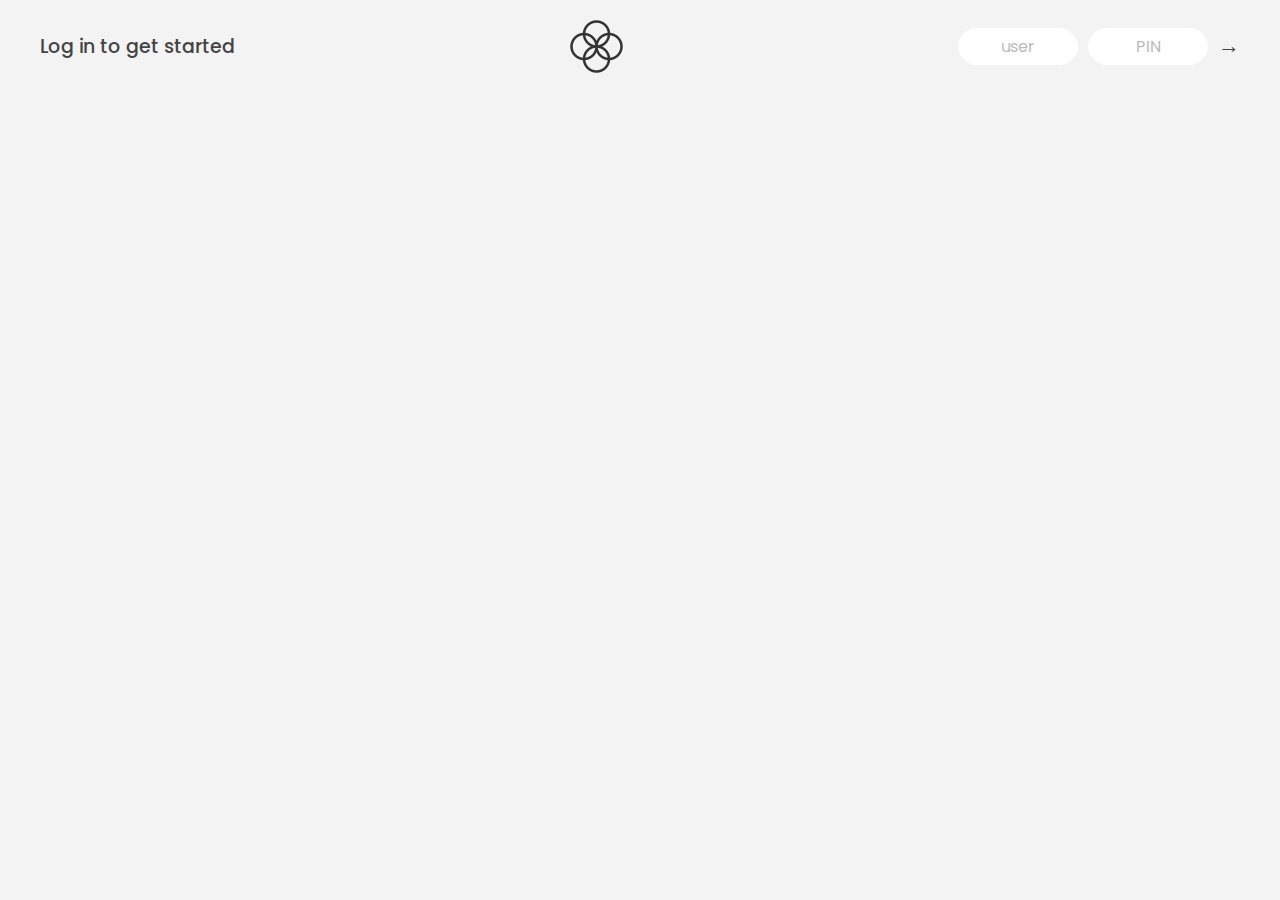
<file: index.html>
<!DOCTYPE html>
<html lang="en">
  <head>
    <meta charset="UTF-8" />
    <meta name="viewport" content="width=device-width, initial-scale=1.0" />
    <meta http-equiv="X-UA-Compatible" content="ie=edge" />
    <link rel="shortcut icon" type="image/png" href="/icon.png" />

    <link
      href="https://fonts.googleapis.com/css?family=Poppins:400,500,600&display=swap"
      rel="stylesheet"
    />

    <link rel="stylesheet" href="style.css" />
    <title>Bankist</title>
  </head>
  <body>
    <!-- TOP NAVIGATION -->
    <nav>
      <p class="welcome">Log in to get started</p>
      <img src="logo.png" alt="Logo" class="logo" />
      <form class="login">
        <input
          type="text"
          placeholder="user"
          class="login__input login__input--user"
        />
        <!-- In practice, use type="password" -->
        <input
          type="text"
          placeholder="PIN"
          maxlength="4"
          class="login__input login__input--pin"
        />
        <button class="login__btn">&rarr;</button>
      </form>
    </nav>

    <main class="app">
      <!-- BALANCE -->
      <div class="balance">
        <div>
          <p class="balance__label">Current balance</p>
          <p class="balance__date">
            As of <span class="date">05/03/2037</span>
          </p>
        </div>
        <p class="balance__value">0000€</p>
      </div>

      <!-- MOVEMENTS -->
      <div class="movements">
        <div class="movements__row">
          <div class="movements__type movements__type--deposit">2 deposit</div>
          <div class="movements__date">3 days ago</div>
          <div class="movements__value">4 000€</div>
        </div>
        <div class="movements__row">
          <div class="movements__type movements__type--withdrawal">
            1 withdrawal
          </div>
          <div class="movements__date">24/01/2037</div>
          <div class="movements__value">-378€</div>
        </div>
      </div>

      <!-- SUMMARY -->
      <div class="summary">
        <p class="summary__label">In</p>
        <p class="summary__value summary__value--in">0000€</p>
        <p class="summary__label">Out</p>
        <p class="summary__value summary__value--out">0000€</p>
        <p class="summary__label">Interest</p>
        <p class="summary__value summary__value--interest">0000€</p>
        <button class="btn--sort">&downarrow; SORT</button>
      </div>

      <!-- OPERATION: TRANSFERS -->
      <div class="operation operation--transfer">
        <h2>Transfer money</h2>
        <form class="form form--transfer">
          <input type="text" class="form__input form__input--to" />
          <input type="number" class="form__input form__input--amount" />
          <button class="form__btn form__btn--transfer">&rarr;</button>
          <label class="form__label">Transfer to</label>
          <label class="form__label">Amount</label>
        </form>
      </div>

      <!-- OPERATION: LOAN -->
      <div class="operation operation--loan">
        <h2>Request loan</h2>
        <form class="form form--loan">
          <input type="number" class="form__input form__input--loan-amount" />
          <button class="form__btn form__btn--loan">&rarr;</button>
          <label class="form__label form__label--loan">Amount</label>
        </form>
      </div>

      <!-- OPERATION: CLOSE -->
      <div class="operation operation--close">
        <h2>Close account</h2>
        <form class="form form--close">
          <input type="text" class="form__input form__input--user" />
          <input
            type="password"
            maxlength="6"
            class="form__input form__input--pin"
          />
          <button class="form__btn form__btn--close">&rarr;</button>
          <label class="form__label">Confirm user</label>
          <label class="form__label">Confirm PIN</label>
        </form>
      </div>

      <!-- LOGOUT TIMER -->
      <p class="logout-timer">
        You will be logged out in <span class="timer">05:00</span>
      </p>
    </main>

    <script src="script.js"></script>
  </body>
</html>
</file>
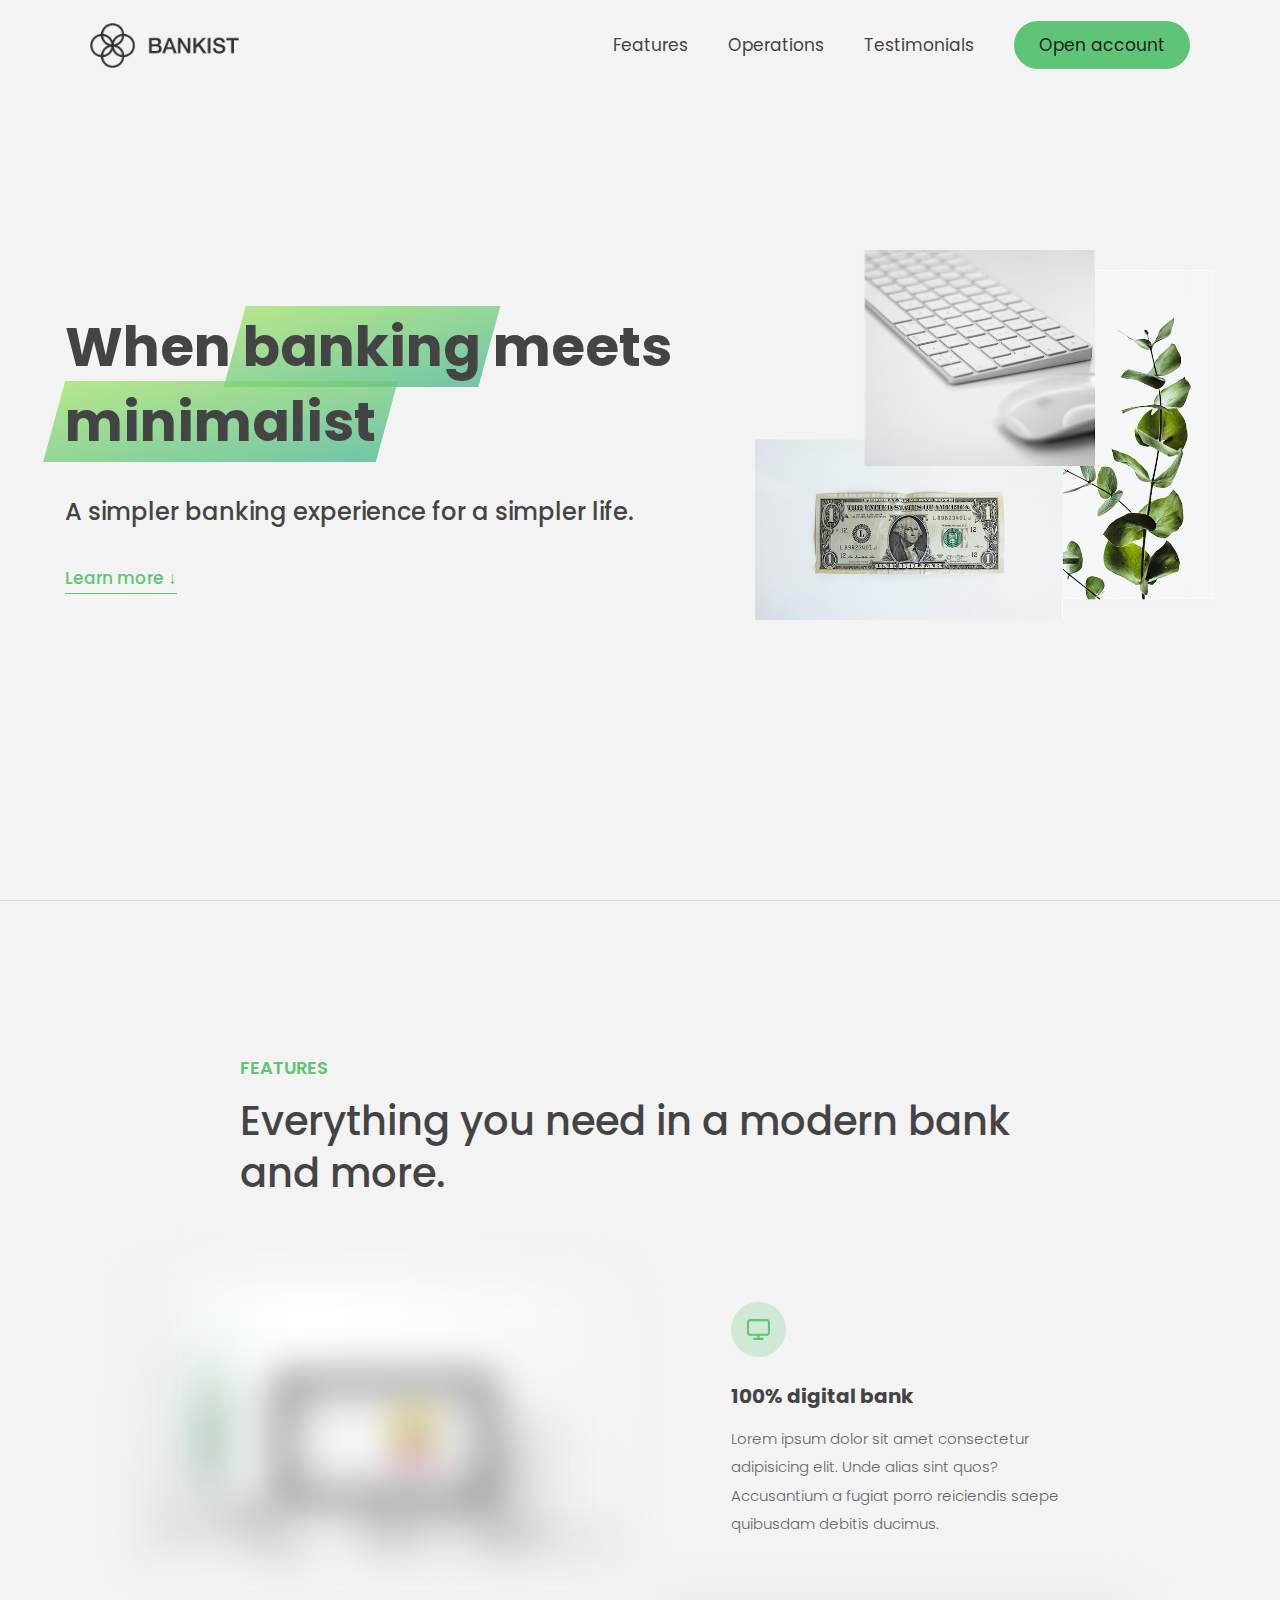
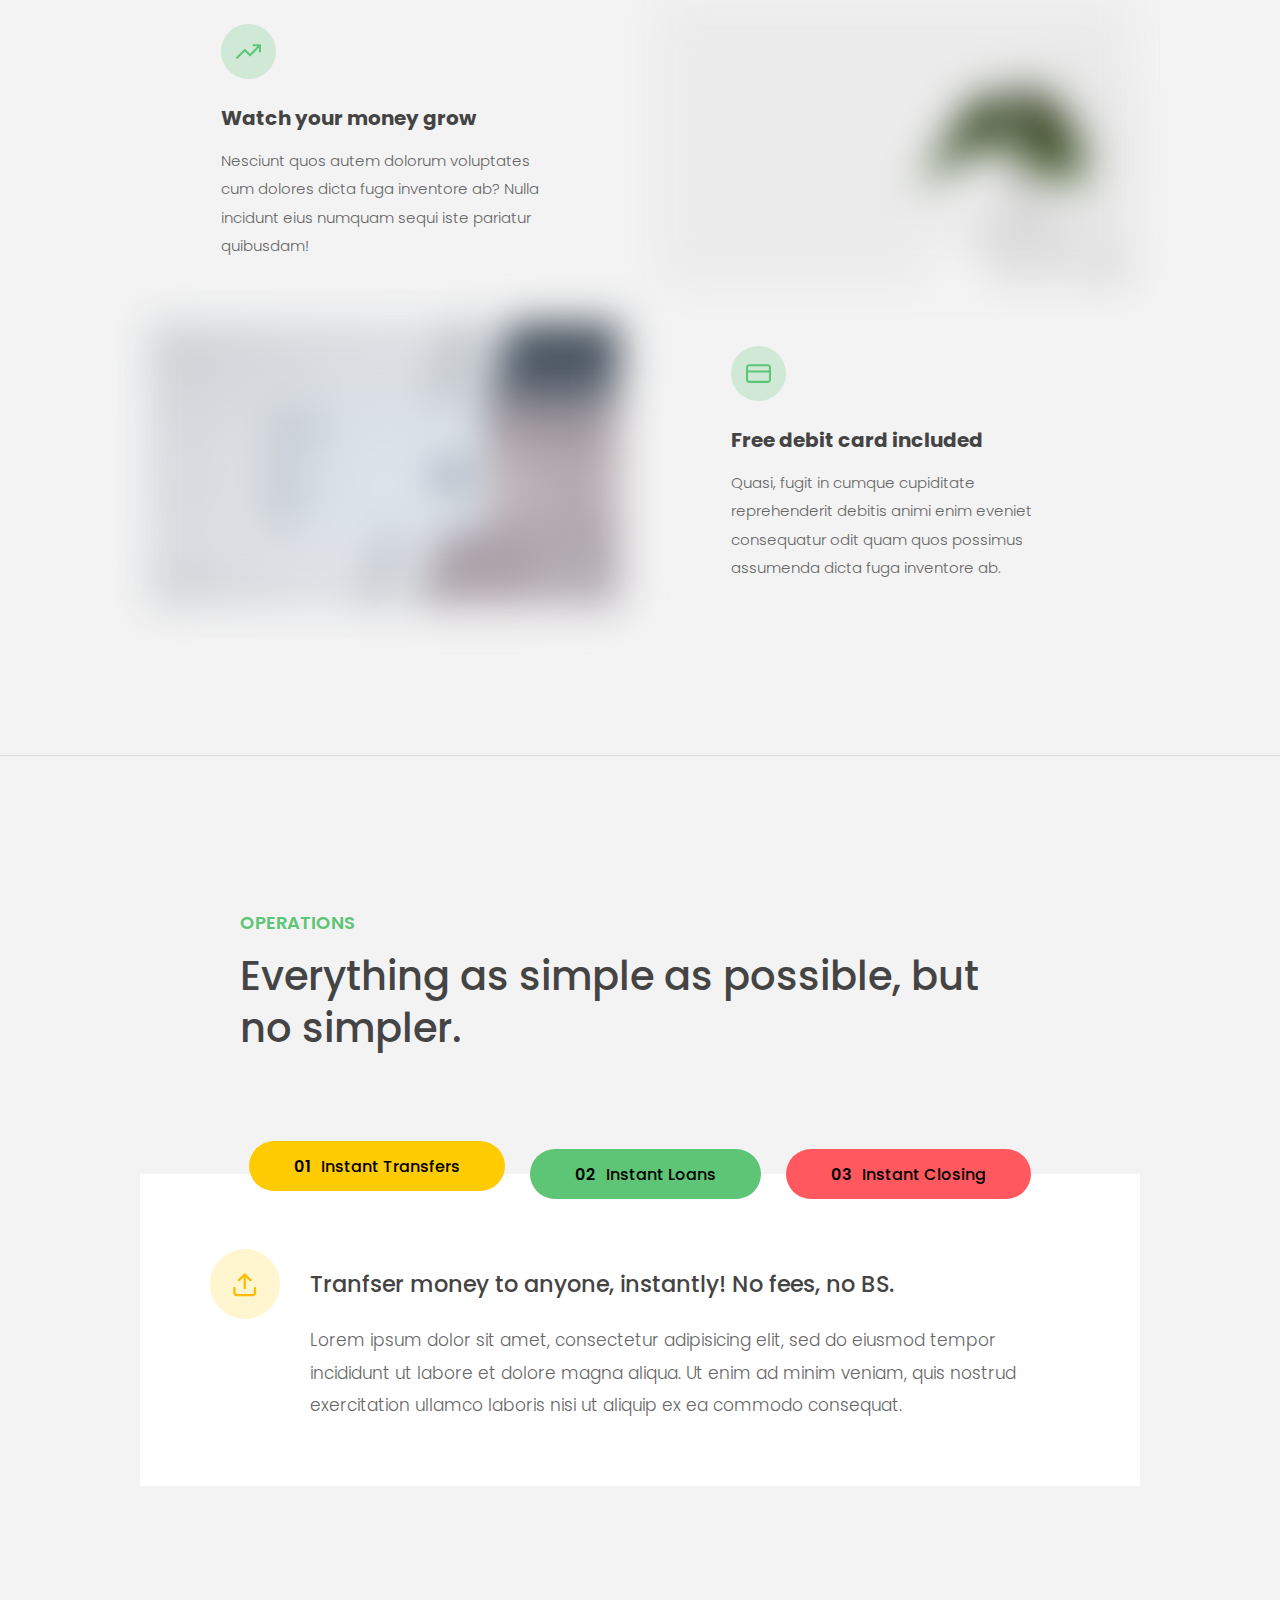
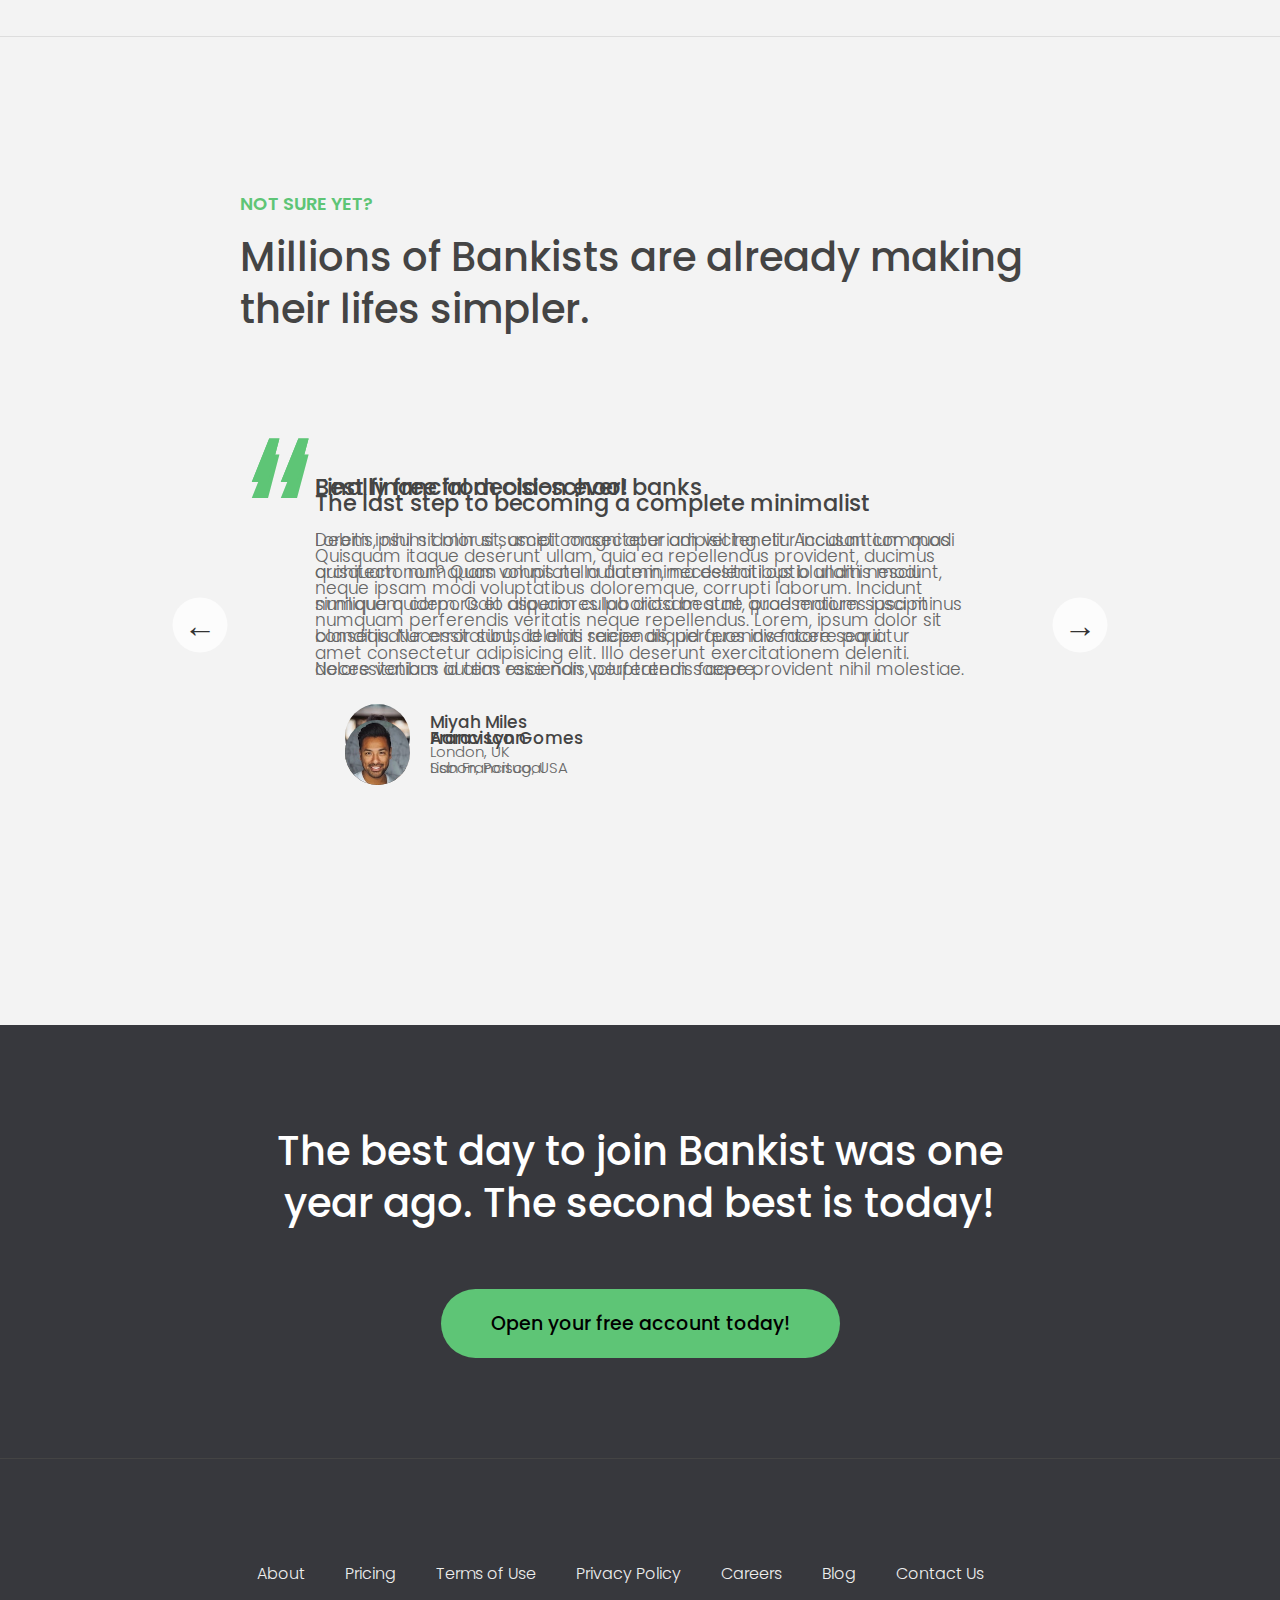
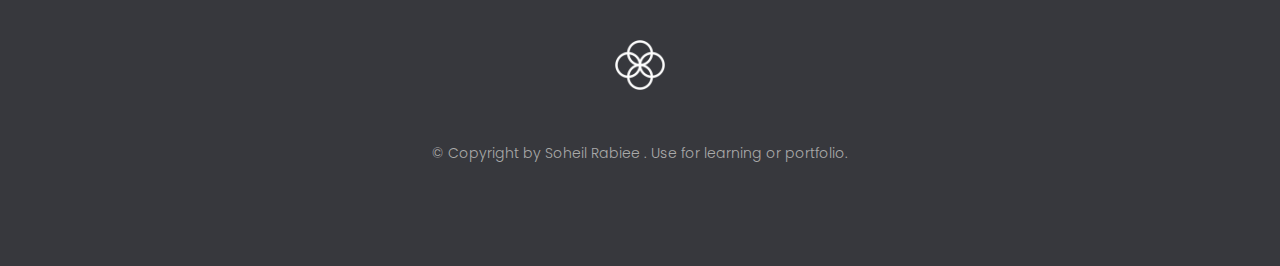
<file: marketing-website/index.html>
<!DOCTYPE html>
<html lang="en">
  <head>
    <meta charset="UTF-8" />
    <meta name="viewport" content="width=device-width, initial-scale=1.0" />
    <meta http-equiv="X-UA-Compatible" content="ie=edge" />
    <link rel="shortcut icon" type="image/png" href="img/icon.png" />

    <link
      href="https://fonts.googleapis.com/css?family=Poppins:300,400,500,600&display=swap"
      rel="stylesheet"
    />
    <link rel="stylesheet" href="style.css" />
    <title>Bankist | When Banking meets Minimalist</title>
  </head>
  <body>
    <header class="header">
      <nav class="nav">
        <img
          src="img/logo.png"
          alt="Bankist logo"
          class="nav__logo"
          id="logo"
        />
        <ul class="nav__links">
          <li class="nav__item">
            <a class="nav__link" href="#section--1">Features</a>
          </li>
          <li class="nav__item">
            <a class="nav__link" href="#section--2">Operations</a>
          </li>
          <li class="nav__item">
            <a class="nav__link" href="#section--3">Testimonials</a>
          </li>
          <li class="nav__item">
            <a class="nav__link nav__link--btn btn--show-modal" href="#"
              >Open account</a
            >
          </li>
        </ul>
      </nav>

      <div class="header__title">
        <h1>
          When
          <!-- Green highlight effect -->
          <span class="highlight">banking</span>
          meets<br />
          <span class="highlight">minimalist</span>
        </h1>
        <h4>A simpler banking experience for a simpler life.</h4>
        <button class="btn--text btn--scroll-to">Learn more &DownArrow;</button>
        <img
          src="img/hero.png"
          class="header__img"
          alt="Minimalist bank items"
        />
      </div>
    </header>

    <section class="section" id="section--1">
      <div class="section__title">
        <h2 class="section__description">Features</h2>
        <h3 class="section__header">
          Everything you need in a modern bank and more.
        </h3>
      </div>

      <div class="features">
        <img
          src="img/digital-lazy.jpg"
          data-src="img/digital.jpg"
          alt="Computer"
          class="features__img lazy-img"
        />
        <div class="features__feature">
          <div class="features__icon">
            <svg>
              <use xlink:href="img/icons.svg#icon-monitor"></use>
            </svg>
          </div>
          <h5 class="features__header">100% digital bank</h5>
          <p>
            Lorem ipsum dolor sit amet consectetur adipisicing elit. Unde alias
            sint quos? Accusantium a fugiat porro reiciendis saepe quibusdam
            debitis ducimus.
          </p>
        </div>

        <div class="features__feature">
          <div class="features__icon">
            <svg>
              <use xlink:href="img/icons.svg#icon-trending-up"></use>
            </svg>
          </div>
          <h5 class="features__header">Watch your money grow</h5>
          <p>
            Nesciunt quos autem dolorum voluptates cum dolores dicta fuga
            inventore ab? Nulla incidunt eius numquam sequi iste pariatur
            quibusdam!
          </p>
        </div>
        <img
          src="img/grow-lazy.jpg"
          data-src="img/grow.jpg"
          alt="Plant"
          class="features__img lazy-img"
        />

        <img
          src="img/card-lazy.jpg"
          data-src="img/card.jpg"
          alt="Credit card"
          class="features__img lazy-img"
        />
        <div class="features__feature">
          <div class="features__icon">
            <svg>
              <use xlink:href="img/icons.svg#icon-credit-card"></use>
            </svg>
          </div>
          <h5 class="features__header">Free debit card included</h5>
          <p>
            Quasi, fugit in cumque cupiditate reprehenderit debitis animi enim
            eveniet consequatur odit quam quos possimus assumenda dicta fuga
            inventore ab.
          </p>
        </div>
      </div>
    </section>

    <section class="section" id="section--2">
      <div class="section__title">
        <h2 class="section__description">Operations</h2>
        <h3 class="section__header">
          Everything as simple as possible, but no simpler.
        </h3>
      </div>

      <div class="operations">
        <div class="operations__tab-container">
          <button
            class="btn operations__tab operations__tab--1 operations__tab--active"
            data-tab="1"
          >
            <span>01</span>Instant Transfers
          </button>
          <button class="btn operations__tab operations__tab--2" data-tab="2">
            <span>02</span>Instant Loans
          </button>
          <button class="btn operations__tab operations__tab--3" data-tab="3">
            <span>03</span>Instant Closing
          </button>
        </div>
        <div
          class="operations__content operations__content--1 operations__content--active"
        >
          <div class="operations__icon operations__icon--1">
            <svg>
              <use xlink:href="img/icons.svg#icon-upload"></use>
            </svg>
          </div>
          <h5 class="operations__header">
            Tranfser money to anyone, instantly! No fees, no BS.
          </h5>
          <p>
            Lorem ipsum dolor sit amet, consectetur adipisicing elit, sed do
            eiusmod tempor incididunt ut labore et dolore magna aliqua. Ut enim
            ad minim veniam, quis nostrud exercitation ullamco laboris nisi ut
            aliquip ex ea commodo consequat.
          </p>
        </div>

        <div class="operations__content operations__content--2">
          <div class="operations__icon operations__icon--2">
            <svg>
              <use xlink:href="img/icons.svg#icon-home"></use>
            </svg>
          </div>
          <h5 class="operations__header">
            Buy a home or make your dreams come true, with instant loans.
          </h5>
          <p>
            Duis aute irure dolor in reprehenderit in voluptate velit esse
            cillum dolore eu fugiat nulla pariatur. Excepteur sint occaecat
            cupidatat non proident, sunt in culpa qui officia deserunt mollit
            anim id est laborum.
          </p>
        </div>
        <div class="operations__content operations__content--3">
          <div class="operations__icon operations__icon--3">
            <svg>
              <use xlink:href="img/icons.svg#icon-user-x"></use>
            </svg>
          </div>
          <h5 class="operations__header">
            No longer need your account? No problem! Close it instantly.
          </h5>
          <p>
            Excepteur sint occaecat cupidatat non proident, sunt in culpa qui
            officia deserunt mollit anim id est laborum. Ut enim ad minim
            veniam, quis nostrud exercitation ullamco laboris nisi ut aliquip ex
            ea commodo consequat.
          </p>
        </div>
      </div>
    </section>

    <section class="section" id="section--3">
      <div class="section__title section__title--testimonials">
        <h2 class="section__description">Not sure yet?</h2>
        <h3 class="section__header">
          Millions of Bankists are already making their lifes simpler.
        </h3>
      </div>

      <div class="slider">
        <div class="slide slide--1">
          <div class="testimonial">
            <h5 class="testimonial__header">Best financial decision ever!</h5>
            <blockquote class="testimonial__text">
              Lorem ipsum dolor sit, amet consectetur adipisicing elit.
              Accusantium quas quisquam non? Quas voluptate nulla minima
              deleniti optio ullam nesciunt, numquam corporis et asperiores
              laboriosam sunt, praesentium suscipit blanditiis. Necessitatibus
              id alias reiciendis, perferendis facere pariatur dolore veniam
              autem esse non voluptatem saepe provident nihil molestiae.
            </blockquote>
            <address class="testimonial__author">
              <img src="img/user-1.jpg" alt="" class="testimonial__photo" />
              <h6 class="testimonial__name">Aarav Lynn</h6>
              <p class="testimonial__location">San Francisco, USA</p>
            </address>
          </div>
        </div>

        <div class="slide slide--2">
          <div class="testimonial">
            <h5 class="testimonial__header">
              The last step to becoming a complete minimalist
            </h5>
            <blockquote class="testimonial__text">
              Quisquam itaque deserunt ullam, quia ea repellendus provident,
              ducimus neque ipsam modi voluptatibus doloremque, corrupti
              laborum. Incidunt numquam perferendis veritatis neque repellendus.
              Lorem, ipsum dolor sit amet consectetur adipisicing elit. Illo
              deserunt exercitationem deleniti.
            </blockquote>
            <address class="testimonial__author">
              <img src="img/user-2.jpg" alt="" class="testimonial__photo" />
              <h6 class="testimonial__name">Miyah Miles</h6>
              <p class="testimonial__location">London, UK</p>
            </address>
          </div>
        </div>

        <div class="slide slide--3">
          <div class="testimonial">
            <h5 class="testimonial__header">
              Finally free from old-school banks
            </h5>
            <blockquote class="testimonial__text">
              Debitis, nihil sit minus suscipit magni aperiam vel tenetur
              incidunt commodi architecto numquam omnis nulla autem,
              necessitatibus blanditiis modi similique quidem. Odio aliquam
              culpa dicta beatae quod maiores ipsa minus consequatur error sunt,
              deleniti saepe aliquid quos inventore sequi. Necessitatibus id
              alias reiciendis, perferendis facere.
            </blockquote>
            <address class="testimonial__author">
              <img src="img/user-3.jpg" alt="" class="testimonial__photo" />
              <h6 class="testimonial__name">Francisco Gomes</h6>
              <p class="testimonial__location">Lisbon, Portugal</p>
            </address>
          </div>
        </div>

        <!-- <div class="slide"><img src="img/img-1.jpg" alt="Photo 1" /></div>
        <div class="slide"><img src="img/img-2.jpg" alt="Photo 2" /></div>
        <div class="slide"><img src="img/img-3.jpg" alt="Photo 3" /></div>
        <div class="slide"><img src="img/img-4.jpg" alt="Photo 4" /></div> -->
        <button class="slider__btn slider__btn--left">&larr;</button>
        <button class="slider__btn slider__btn--right">&rarr;</button>
        <div class="dots"></div>
      </div>
    </section>

    <section class="section section--sign-up">
      <div class="section__title">
        <h3 class="section__header">
          The best day to join Bankist was one year ago. The second best is
          today!
        </h3>
      </div>
      <button class="btn btn--show-modal">Open your free account today!</button>
    </section>

    <footer class="footer">
      <ul class="footer__nav">
        <li class="footer__item">
          <a class="footer__link" href="#">About</a>
        </li>
        <li class="footer__item">
          <a class="footer__link" href="#">Pricing</a>
        </li>
        <li class="footer__item">
          <a class="footer__link" href="#">Terms of Use</a>
        </li>
        <li class="footer__item">
          <a class="footer__link" href="#">Privacy Policy</a>
        </li>
        <li class="footer__item">
          <a class="footer__link" href="#">Careers</a>
        </li>
        <li class="footer__item">
          <a class="footer__link" href="#">Blog</a>
        </li>
        <li class="footer__item">
          <a class="footer__link" href="#">Contact Us</a>
        </li>
      </ul>
      <img src="img/icon.png" alt="Logo" class="footer__logo" />
      <p class="footer__copyright">
        &copy; Copyright by Soheil Rabiee . Use for learning or portfolio.
      </p>
    </footer>

    <div class="modal hidden">
      <button class="btn--close-modal">&times;</button>
      <h2 class="modal__header">
        Open your bank account <br />
        in just <span class="highlight">5 minutes</span>
      </h2>
      <form class="modal__form">
        <label>First Name</label>
        <input type="text" />
        <label>Last Name</label>
        <input type="text" />
        <label>Email Address</label>
        <input type="email" />
        <button class="btn">Next step &rarr;</button>
      </form>
    </div>
    <div class="overlay hidden"></div>

    <script src="script.js"></script>
  </body>
</html>
</file>
<file: style.css>
* {
  margin: 0;
  padding: 0;
  box-sizing: inherit;
}

html {
  font-size: 62.5%;
  box-sizing: border-box;
}

body {
  font-family: 'Poppins', sans-serif;
  color: #444;
  background-color: #f3f3f3;
  height: 100vh;
  padding: 2rem;
}

nav {
  display: flex;
  justify-content: space-between;
  align-items: center;
  padding: 0 2rem;
}

.welcome {
  font-size: 1.9rem;
  font-weight: 500;
}

.logo {
  height: 5.25rem;
}

.login {
  display: flex;
}

.login__input {
  border: none;
  padding: 0.5rem 2rem;
  font-size: 1.6rem;
  font-family: inherit;
  text-align: center;
  width: 12rem;
  border-radius: 10rem;
  margin-right: 1rem;
  color: inherit;
  border: 1px solid #fff;
  transition: all 0.3s;
}

.login__input:focus {
  outline: none;
  border: 1px solid #ccc;
}

.login__input::placeholder {
  color: #bbb;
}

.login__btn {
  border: none;
  background: none;
  font-size: 2.2rem;
  color: inherit;
  cursor: pointer;
  transition: all 0.3s;
}

.login__btn:hover,
.login__btn:focus,
.btn--sort:hover,
.btn--sort:focus {
  outline: none;
  color: #777;
}

/* MAIN */
.app {
  position: relative;
  max-width: 100rem;
  margin: 4rem auto;
  display: grid;
  grid-template-columns: 4fr 3fr;
  grid-template-rows: auto repeat(3, 15rem) auto;
  gap: 2rem;

  /* NOTE This creates the fade in/out animation */
  opacity: 0;
  transition: all 1s;
}

.balance {
  grid-column: 1 / span 2;
  display: flex;
  align-items: flex-end;
  justify-content: space-between;
  margin-bottom: 2rem;
}

.balance__label {
  font-size: 2.2rem;
  font-weight: 500;
  margin-bottom: -0.2rem;
}

.balance__date {
  font-size: 1.4rem;
  color: #888;
}

.balance__value {
  font-size: 4.5rem;
  font-weight: 400;
}

/* MOVEMENTS */
.movements {
  grid-row: 2 / span 3;
  background-color: #fff;
  border-radius: 1rem;
  overflow: scroll;
}

.movements__row {
  padding: 2.25rem 4rem;
  display: flex;
  align-items: center;
  border-bottom: 1px solid #eee;
}

.movements__type {
  font-size: 1.1rem;
  text-transform: uppercase;
  font-weight: 500;
  color: #fff;
  padding: 0.1rem 1rem;
  border-radius: 10rem;
  margin-right: 2rem;
}

.movements__date {
  font-size: 1.1rem;
  text-transform: uppercase;
  font-weight: 500;
  color: #666;
}

.movements__type--deposit {
  background-image: linear-gradient(to top left, #39b385, #9be15d);
}

.movements__type--withdrawal {
  background-image: linear-gradient(to top left, #e52a5a, #ff585f);
}

.movements__value {
  font-size: 1.7rem;
  margin-left: auto;
}

/* SUMMARY */
.summary {
  grid-row: 5 / 6;
  display: flex;
  align-items: baseline;
  padding: 0 0.3rem;
  margin-top: 1rem;
}

.summary__label {
  font-size: 1.2rem;
  font-weight: 500;
  text-transform: uppercase;
  margin-right: 0.8rem;
}

.summary__value {
  font-size: 2.2rem;
  margin-right: 2.5rem;
}

.summary__value--in,
.summary__value--interest {
  color: #66c873;
}

.summary__value--out {
  color: #f5465d;
}

.btn--sort {
  margin-left: auto;
  border: none;
  background: none;
  font-size: 1.3rem;
  font-weight: 500;
  cursor: pointer;
}

/* OPERATIONS */
.operation {
  border-radius: 1rem;
  padding: 3rem 4rem;
  color: #333;
}

.operation--transfer {
  background-image: linear-gradient(to top left, #ffb003, #ffcb03);
}

.operation--loan {
  background-image: linear-gradient(to top left, #39b385, #9be15d);
}

.operation--close {
  background-image: linear-gradient(to top left, #e52a5a, #ff585f);
}

h2 {
  margin-bottom: 1.5rem;
  font-size: 1.7rem;
  font-weight: 600;
  color: #333;
}

.form {
  display: grid;
  grid-template-columns: 2.5fr 2.5fr 1fr;
  grid-template-rows: auto auto;
  gap: 0.4rem 1rem;
}

/* Exceptions for interest */
.form.form--loan {
  grid-template-columns: 2.5fr 1fr 2.5fr;
}
.form__label--loan {
  grid-row: 2;
}
/* End exceptions */

.form__input {
  width: 100%;
  border: none;
  background-color: rgba(255, 255, 255, 0.4);
  font-family: inherit;
  font-size: 1.5rem;
  text-align: center;
  color: #333;
  padding: 0.3rem 1rem;
  border-radius: 0.7rem;
  transition: all 0.3s;
}

.form__input:focus {
  outline: none;
  background-color: rgba(255, 255, 255, 0.6);
}

.form__label {
  font-size: 1.3rem;
  text-align: center;
}

.form__btn {
  border: none;
  border-radius: 0.7rem;
  font-size: 1.8rem;
  background-color: #fff;
  cursor: pointer;
  transition: all 0.3s;
}

.form__btn:focus {
  outline: none;
  background-color: rgba(255, 255, 255, 0.8);
}

.logout-timer {
  padding: 0 0.3rem;
  margin-top: 1.9rem;
  text-align: right;
  font-size: 1.25rem;
}

.timer {
  font-weight: 600;
}
</file>
<file: marketing-website/style.css>
/* The page is NOT responsive.*/

:root {
  --color-primary: #5ec576;
  --color-secondary: #ffcb03;
  --color-tertiary: #ff585f;
  --color-primary-darker: #4bbb7d;
  --color-secondary-darker: #ffbb00;
  --color-tertiary-darker: #fd424b;
  --color-primary-opacity: #5ec5763a;
  --color-secondary-opacity: #ffcd0331;
  --color-tertiary-opacity: #ff58602d;
  --gradient-primary: linear-gradient(to top left, #39b385, #9be15d);
  --gradient-secondary: linear-gradient(to top left, #ffb003, #ffcb03);
}

* {
  margin: 0;
  padding: 0;
  box-sizing: inherit;
}

html {
  font-size: 62.5%;
  box-sizing: border-box;
}

body {
  font-family: 'Poppins', sans-serif;
  font-weight: 300;
  color: #444;
  line-height: 1.9;
  background-color: #f3f3f3;
}

/* GENERAL ELEMENTS */
.section {
  padding: 15rem 3rem;
  border-top: 1px solid #ddd;

  transition: transform 1s, opacity 1s;
}

.section--hidden {
  opacity: 0;
  transform: translateY(8rem);
}

.section__title {
  max-width: 80rem;
  margin: 0 auto 8rem auto;
}

.section__description {
  font-size: 1.8rem;
  font-weight: 600;
  text-transform: uppercase;
  color: var(--color-primary);
  margin-bottom: 1rem;
}

.section__header {
  font-size: 4rem;
  line-height: 1.3;
  font-weight: 500;
}

.btn {
  display: inline-block;
  background-color: var(--color-primary);
  font-size: 1.6rem;
  font-family: inherit;
  font-weight: 500;
  border: none;
  padding: 1.25rem 4.5rem;
  border-radius: 10rem;
  cursor: pointer;
  transition: all 0.3s;
}

.btn:hover {
  background-color: var(--color-primary-darker);
}

.btn--text {
  display: inline-block;
  background: none;
  font-size: 1.7rem;
  font-family: inherit;
  font-weight: 500;
  color: var(--color-primary);
  border: none;
  border-bottom: 1px solid currentColor;
  padding-bottom: 2px;
  cursor: pointer;
  transition: all 0.3s;
}

p {
  color: #666;
}

/* This is BAD for accessibility! Don't do in the real world! */
button:focus {
  outline: none;
}

img {
  transition: filter 0.5s;
}

.lazy-img {
  filter: blur(20px);
}

/* NAVIGATION */
.nav {
  display: flex;
  justify-content: space-between;
  align-items: center;
  height: 9rem;
  width: 100%;
  padding: 0 6rem;
  z-index: 100;
}

/* nav and stickly class at the same time */
.nav.sticky {
  position: fixed;
  background-color: rgba(255, 255, 255, 0.95);
}

.nav__logo {
  height: 4.5rem;
  transition: all 0.3s;
}

.nav__links {
  display: flex;
  align-items: center;
  list-style: none;
}

.nav__item {
  margin-left: 4rem;
}

.nav__link:link,
.nav__link:visited {
  font-size: 1.7rem;
  font-weight: 400;
  color: inherit;
  text-decoration: none;
  display: block;
  transition: all 0.3s;
}

.nav__link--btn:link,
.nav__link--btn:visited {
  padding: 0.8rem 2.5rem;
  border-radius: 3rem;
  background-color: var(--color-primary);
  color: #222;
}

.nav__link--btn:hover,
.nav__link--btn:active {
  color: inherit;
  background-color: var(--color-primary-darker);
  color: #333;
}

/* HEADER */
.header {
  padding: 0 3rem;
  height: 100vh;
  display: flex;
  flex-direction: column;
  align-items: center;
}

.header__title {
  flex: 1;

  max-width: 115rem;
  display: grid;
  grid-template-columns: 3fr 2fr;
  row-gap: 3rem;
  align-content: center;
  justify-content: center;

  align-items: start;
  justify-items: start;
}

h1 {
  font-size: 5.5rem;
  line-height: 1.35;
}

h4 {
  font-size: 2.4rem;
  font-weight: 500;
}

.header__img {
  width: 100%;
  grid-column: 2 / 3;
  grid-row: 1 / span 4;
  transform: translateY(-6rem);
}

.highlight {
  position: relative;
}

.highlight::after {
  display: block;
  content: '';
  position: absolute;
  bottom: 0;
  left: 0;
  height: 100%;
  width: 100%;
  z-index: -1;
  opacity: 0.7;
  transform: scale(1.07, 1.05) skewX(-15deg);
  background-image: var(--gradient-primary);
}

/* FEATURES */
.features {
  display: grid;
  grid-template-columns: 1fr 1fr;
  gap: 4rem;
  margin: 0 12rem;
}

.features__img {
  width: 100%;
}

.features__feature {
  align-self: center;
  justify-self: center;
  width: 70%;
  font-size: 1.5rem;
}

.features__icon {
  display: flex;
  align-items: center;
  justify-content: center;
  background-color: var(--color-primary-opacity);
  height: 5.5rem;
  width: 5.5rem;
  border-radius: 50%;
  margin-bottom: 2rem;
}

.features__icon svg {
  height: 2.5rem;
  width: 2.5rem;
  fill: var(--color-primary);
}

.features__header {
  font-size: 2rem;
  margin-bottom: 1rem;
}

/* OPERATIONS */
.operations {
  max-width: 100rem;
  margin: 12rem auto 0 auto;

  background-color: #fff;
}

.operations__tab-container {
  display: flex;
  justify-content: center;
}

.operations__tab {
  margin-right: 2.5rem;
  transform: translateY(-50%);
}

.operations__tab span {
  margin-right: 1rem;
  font-weight: 600;
  display: inline-block;
}

.operations__tab--1 {
  background-color: var(--color-secondary);
}

.operations__tab--1:hover {
  background-color: var(--color-secondary-darker);
}

.operations__tab--3 {
  background-color: var(--color-tertiary);
  margin: 0;
}

.operations__tab--3:hover {
  background-color: var(--color-tertiary-darker);
}

.operations__tab--active {
  transform: translateY(-66%);
}

.operations__content {
  display: none;

  /* JUST PRESENTATIONAL */
  font-size: 1.7rem;
  padding: 2.5rem 7rem 6.5rem 7rem;
}

.operations__content--active {
  display: grid;
  grid-template-columns: 7rem 1fr;
  column-gap: 3rem;
  row-gap: 0.5rem;
}

.operations__header {
  font-size: 2.25rem;
  font-weight: 500;
  align-self: center;
}

.operations__icon {
  display: flex;
  align-items: center;
  justify-content: center;
  height: 7rem;
  width: 7rem;
  border-radius: 50%;
}

.operations__icon svg {
  height: 2.75rem;
  width: 2.75rem;
}

.operations__content p {
  grid-column: 2;
}

.operations__icon--1 {
  background-color: var(--color-secondary-opacity);
}
.operations__icon--2 {
  background-color: var(--color-primary-opacity);
}
.operations__icon--3 {
  background-color: var(--color-tertiary-opacity);
}
.operations__icon--1 svg {
  fill: var(--color-secondary-darker);
}
.operations__icon--2 svg {
  fill: var(--color-primary);
}
.operations__icon--3 svg {
  fill: var(--color-tertiary);
}

/* SLIDER */
.slider {
  max-width: 100rem;
  height: 50rem;
  margin: 0 auto;
  position: relative;

  /* IN THE END */
  overflow: hidden;
}

.slide {
  position: absolute;
  top: 0;
  width: 100%;
  height: 50rem;

  display: flex;
  align-items: center;
  justify-content: center;

  /* THIS creates the animation! */
  transition: transform 1s;
}

.slide > img {
  /* Only for images that have different size than slide */
  width: 100%;
  height: 100%;
  object-fit: cover;
}

.slider__btn {
  position: absolute;
  top: 50%;
  z-index: 10;

  border: none;
  background: rgba(255, 255, 255, 0.7);
  font-family: inherit;
  color: #333;
  border-radius: 50%;
  height: 5.5rem;
  width: 5.5rem;
  font-size: 3.25rem;
  cursor: pointer;
}

.slider__btn--left {
  left: 6%;
  transform: translate(-50%, -50%);
}

.slider__btn--right {
  right: 6%;
  transform: translate(50%, -50%);
}

.dots {
  position: absolute;
  bottom: 5%;
  left: 50%;
  transform: translateX(-50%);
  display: flex;
}

.dots__dot {
  border: none;
  background-color: #b9b9b9;
  opacity: 0.7;
  height: 1rem;
  width: 1rem;
  border-radius: 50%;
  margin-right: 1.75rem;
  cursor: pointer;
  transition: all 0.5s;

  /* Only necessary when overlying images */
  /* box-shadow: 0 0.6rem 1.5rem rgba(0, 0, 0, 0.7); */
}

.dots__dot:last-child {
  margin: 0;
}

.dots__dot--active {
  /* background-color: #fff; */
  background-color: #888;
  opacity: 1;
}

/* TESTIMONIALS */
.testimonial {
  width: 65%;
  position: relative;
}

.testimonial::before {
  content: '\201C';
  position: absolute;
  top: -5.7rem;
  left: -6.8rem;
  line-height: 1;
  font-size: 20rem;
  font-family: inherit;
  color: var(--color-primary);
  z-index: -1;
}

.testimonial__header {
  font-size: 2.25rem;
  font-weight: 500;
  margin-bottom: 1.5rem;
}

.testimonial__text {
  font-size: 1.7rem;
  margin-bottom: 3.5rem;
  color: #666;
}

.testimonial__author {
  margin-left: 3rem;
  font-style: normal;

  display: grid;
  grid-template-columns: 6.5rem 1fr;
  column-gap: 2rem;
}

.testimonial__photo {
  grid-row: 1 / span 2;
  width: 6.5rem;
  border-radius: 50%;
}

.testimonial__name {
  font-size: 1.7rem;
  font-weight: 500;
  align-self: end;
  margin: 0;
}

.testimonial__location {
  font-size: 1.5rem;
}

.section__title--testimonials {
  margin-bottom: 4rem;
}

/* SIGNUP */
.section--sign-up {
  background-color: #37383d;
  border-top: none;
  border-bottom: 1px solid #444;
  text-align: center;
  padding: 10rem 3rem;
}

.section--sign-up .section__header {
  color: #fff;
  text-align: center;
}

.section--sign-up .section__title {
  margin-bottom: 6rem;
}

.section--sign-up .btn {
  font-size: 1.9rem;
  padding: 2rem 5rem;
}

/* FOOTER */
.footer {
  padding: 10rem 3rem;
  background-color: #37383d;
}

.footer__nav {
  list-style: none;
  display: flex;
  justify-content: center;
  margin-bottom: 5rem;
}

.footer__item {
  margin-right: 4rem;
}

.footer__link {
  font-size: 1.6rem;
  color: #eee;
  text-decoration: none;
}

.footer__logo {
  height: 5rem;
  display: block;
  margin: 0 auto;
  margin-bottom: 5rem;
}

.footer__copyright {
  font-size: 1.4rem;
  color: #aaa;
  text-align: center;
}

.footer__copyright .footer__link {
  font-size: 1.4rem;
}

/* MODAL WINDOW */
.modal {
  position: fixed;
  top: 50%;
  left: 50%;
  transform: translate(-50%, -50%);
  max-width: 60rem;
  background-color: #f3f3f3;
  padding: 5rem 6rem;
  box-shadow: 0 4rem 6rem rgba(0, 0, 0, 0.3);
  z-index: 1000;
  transition: all 0.5s;
}

.overlay {
  position: fixed;
  top: 0;
  left: 0;
  width: 100%;
  height: 100%;
  background-color: rgba(0, 0, 0, 0.5);
  backdrop-filter: blur(4px);
  z-index: 100;
  transition: all 0.5s;
}

.modal__header {
  font-size: 3.25rem;
  margin-bottom: 4.5rem;
  line-height: 1.5;
}

.modal__form {
  margin: 0 3rem;
  display: grid;
  grid-template-columns: 1fr 2fr;
  align-items: center;
  gap: 2.5rem;
}

.modal__form label {
  font-size: 1.7rem;
  font-weight: 500;
}

.modal__form input {
  font-size: 1.7rem;
  padding: 1rem 1.5rem;
  border: 1px solid #ddd;
  border-radius: 0.5rem;
}

.modal__form button {
  grid-column: 1 / span 2;
  justify-self: center;
  margin-top: 1rem;
}

.btn--close-modal {
  font-family: inherit;
  color: inherit;
  position: absolute;
  top: 0.5rem;
  right: 2rem;
  font-size: 4rem;
  cursor: pointer;
  border: none;
  background: none;
}

.hidden {
  visibility: hidden;
  opacity: 0;
}

/* COOKIE MESSAGE */
.cookie-message {
  display: flex;
  align-items: center;
  justify-content: space-evenly;
  width: 100%;
  background-color: white;
  color: #bbb;
  font-size: 1.5rem;
  font-weight: 400;
}
</file>
